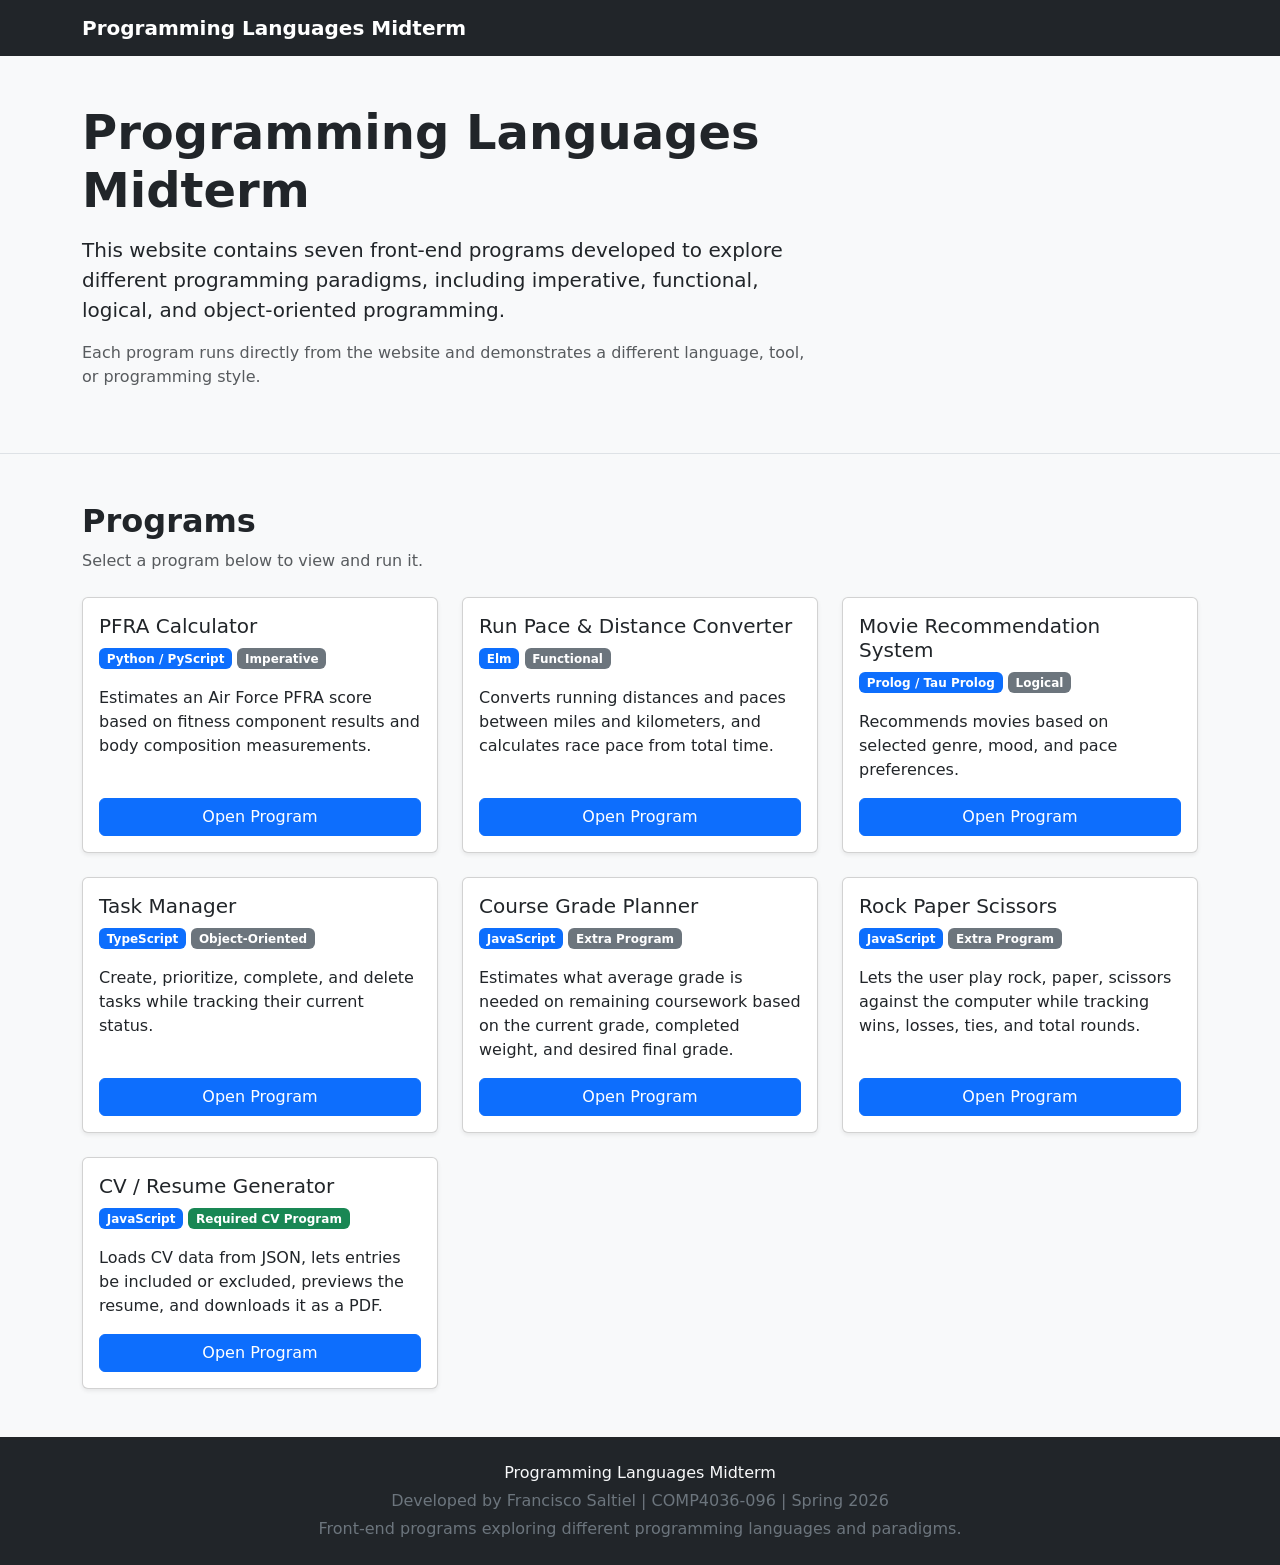
<file: index.html>
<!DOCTYPE html>
<html lang="en">
<head>
  <meta charset="UTF-8" />
  <meta name="viewport" content="width=device-width, initial-scale=1.0" />

  <title>Programming Languages Midterm</title>

  <!-- Bootstrap CSS -->
  <link
    href="https://cdn.jsdelivr.net/npm/bootstrap@5.3.8/dist/css/bootstrap.min.css"
    rel="stylesheet"
  />

  <!-- Custom CSS -->
  <link rel="stylesheet" href="styles.css" />
</head>

<body>
  <!-- Navigation Bar -->
  <nav class="navbar navbar-expand-lg navbar-dark bg-dark">
    <div class="container">
      <a class="navbar-brand fw-bold" href="index.html">
        Programming Languages Midterm
      </a>
    </div>
  </nav>

  <!-- Hero Section -->
  <header class="bg-light py-5 border-bottom">
    <div class="container">
      <div class="row align-items-center">
        <div class="col-lg-8">
          <h1 class="display-5 fw-bold">Programming Languages Midterm</h1>

          <p class="lead mt-3">
            This website contains seven front-end programs developed to explore
            different programming paradigms, including imperative, functional,
            logical, and object-oriented programming.
          </p>

          <p class="text-muted">
            Each program runs directly from the website and demonstrates a different
            language, tool, or programming style.
          </p>
        </div>
      </div>
    </div>
  </header>

  <!-- Main Content -->
  <main class="container my-5">
    <section class="mb-4">
      <h2 class="fw-bold">Programs</h2>
      <p class="text-muted">
        Select a program below to view and run it.
      </p>
    </section>

    <section class="row g-4">
      <!-- Program 1 -->
      <div class="col-md-6 col-lg-4">
        <div class="card h-100 shadow-sm program-card">
          <div class="card-body d-flex flex-column">
            <h3 class="card-title h5">PFRA Calculator</h3>

            <div class="mb-3">
              <span class="badge text-bg-primary">Python / PyScript</span>
              <span class="badge text-bg-secondary">Imperative</span>
            </div>

            <p class="card-text">
              Estimates an Air Force PFRA score based on fitness component results and body composition measurements.
            </p>

            <a href="programs/python/index.html" class="btn btn-primary mt-auto">
              Open Program
            </a>
          </div>
        </div>
      </div>

      <!-- Program 2 -->
      <div class="col-md-6 col-lg-4">
        <div class="card h-100 shadow-sm program-card">
          <div class="card-body d-flex flex-column">
            <h3 class="card-title h5">Run Pace & Distance Converter</h3>

            <div class="mb-3">
              <span class="badge text-bg-primary">Elm</span>
              <span class="badge text-bg-secondary">Functional</span>
            </div>

            <p class="card-text">
              Converts running distances and paces between miles and kilometers, and calculates race pace from total time.
            </p>

            <a href="programs/elm/index.html" class="btn btn-primary mt-auto">
              Open Program
            </a>
          </div>
        </div>
      </div>

      <!-- Program 3 -->
      <div class="col-md-6 col-lg-4">
        <div class="card h-100 shadow-sm program-card">
          <div class="card-body d-flex flex-column">
            <h3 class="card-title h5">Movie Recommendation System</h3>

            <div class="mb-3">
              <span class="badge text-bg-primary">Prolog / Tau Prolog</span>
              <span class="badge text-bg-secondary">Logical</span>
            </div>

            <p class="card-text">
              Recommends movies based on selected genre, mood, and pace preferences.
            </p>

            <a href="programs/prolog/index.html" class="btn btn-primary mt-auto">
              Open Program
            </a>
          </div>
        </div>
      </div>

      <!-- Program 4 -->
      <div class="col-md-6 col-lg-4">
        <div class="card h-100 shadow-sm program-card">
          <div class="card-body d-flex flex-column">
            <h3 class="card-title h5">Task Manager</h3>

            <div class="mb-3">
              <span class="badge text-bg-primary">TypeScript</span>
              <span class="badge text-bg-secondary">Object-Oriented</span>
            </div>

            <p class="card-text">
              Create, prioritize, complete, and delete tasks while tracking their current status.
            </p>

            <a href="programs/typescript/index.html" class="btn btn-primary mt-auto">
              Open Program
            </a>
          </div>
        </div>
      </div>

      <!-- Program 5 -->
      <div class="col-md-6 col-lg-4">
        <div class="card h-100 shadow-sm program-card">
          <div class="card-body d-flex flex-column">
            <h3 class="card-title h5">Course Grade Planner</h3>

            <div class="mb-3">
              <span class="badge text-bg-primary">JavaScript</span>
              <span class="badge text-bg-secondary">Extra Program</span>
            </div>

            <p class="card-text">
              Estimates what average grade is needed on remaining coursework based on the current grade, completed weight, and desired final grade.
            </p>

            <a href="programs/js-1/index.html" class="btn btn-primary mt-auto">
              Open Program
            </a>
          </div>
        </div>
      </div>

      <!-- Program 6 -->
      <div class="col-md-6 col-lg-4">
        <div class="card h-100 shadow-sm program-card">
          <div class="card-body d-flex flex-column">
            <h3 class="card-title h5">Rock Paper Scissors</h3>

            <div class="mb-3">
              <span class="badge text-bg-primary">JavaScript</span>
              <span class="badge text-bg-secondary">Extra Program</span>
            </div>

            <p class="card-text">
              Lets the user play rock, paper, scissors against the computer while tracking wins, losses, ties, and total rounds.
            </p>

            <a href="programs/js-2/index.html" class="btn btn-primary mt-auto">
              Open Program
            </a>
          </div>
        </div>
      </div>

      <!-- Program 7 -->
      <div class="col-md-6 col-lg-4">
        <div class="card h-100 shadow-sm program-card">
          <div class="card-body d-flex flex-column">
            <h3 class="card-title h5">CV / Resume Generator</h3>

            <div class="mb-3">
              <span class="badge text-bg-primary">JavaScript</span>
              <span class="badge text-bg-success">Required CV Program</span>
            </div>

            <p class="card-text">
              Loads CV data from JSON, lets entries be included or excluded, previews the resume, and downloads it as a PDF.
            </p>

            <a href="programs/cv/index.html" class="btn btn-primary mt-auto">
              Open Program
            </a>
          </div>
        </div>
      </div>
    </section>
  </main>

  <!-- Footer -->
  <footer class="bg-dark text-light py-4 mt-5">
    <div class="container text-center">
      <p class="mb-1">Programming Languages Midterm</p>
      <p class="mb-1 text-secondary">
        Developed by Francisco Saltiel | COMP4036-096 | Spring 2026
      </p>
      <p class="mb-0 text-secondary">
        Front-end programs exploring different programming languages and paradigms.
      </p>
    </div>
  </footer>

  <!-- Bootstrap JS -->
  <script
    src="https://cdn.jsdelivr.net/npm/bootstrap@5.3.8/dist/js/bootstrap.bundle.min.js">
  </script>
</body>
</html>
</file>
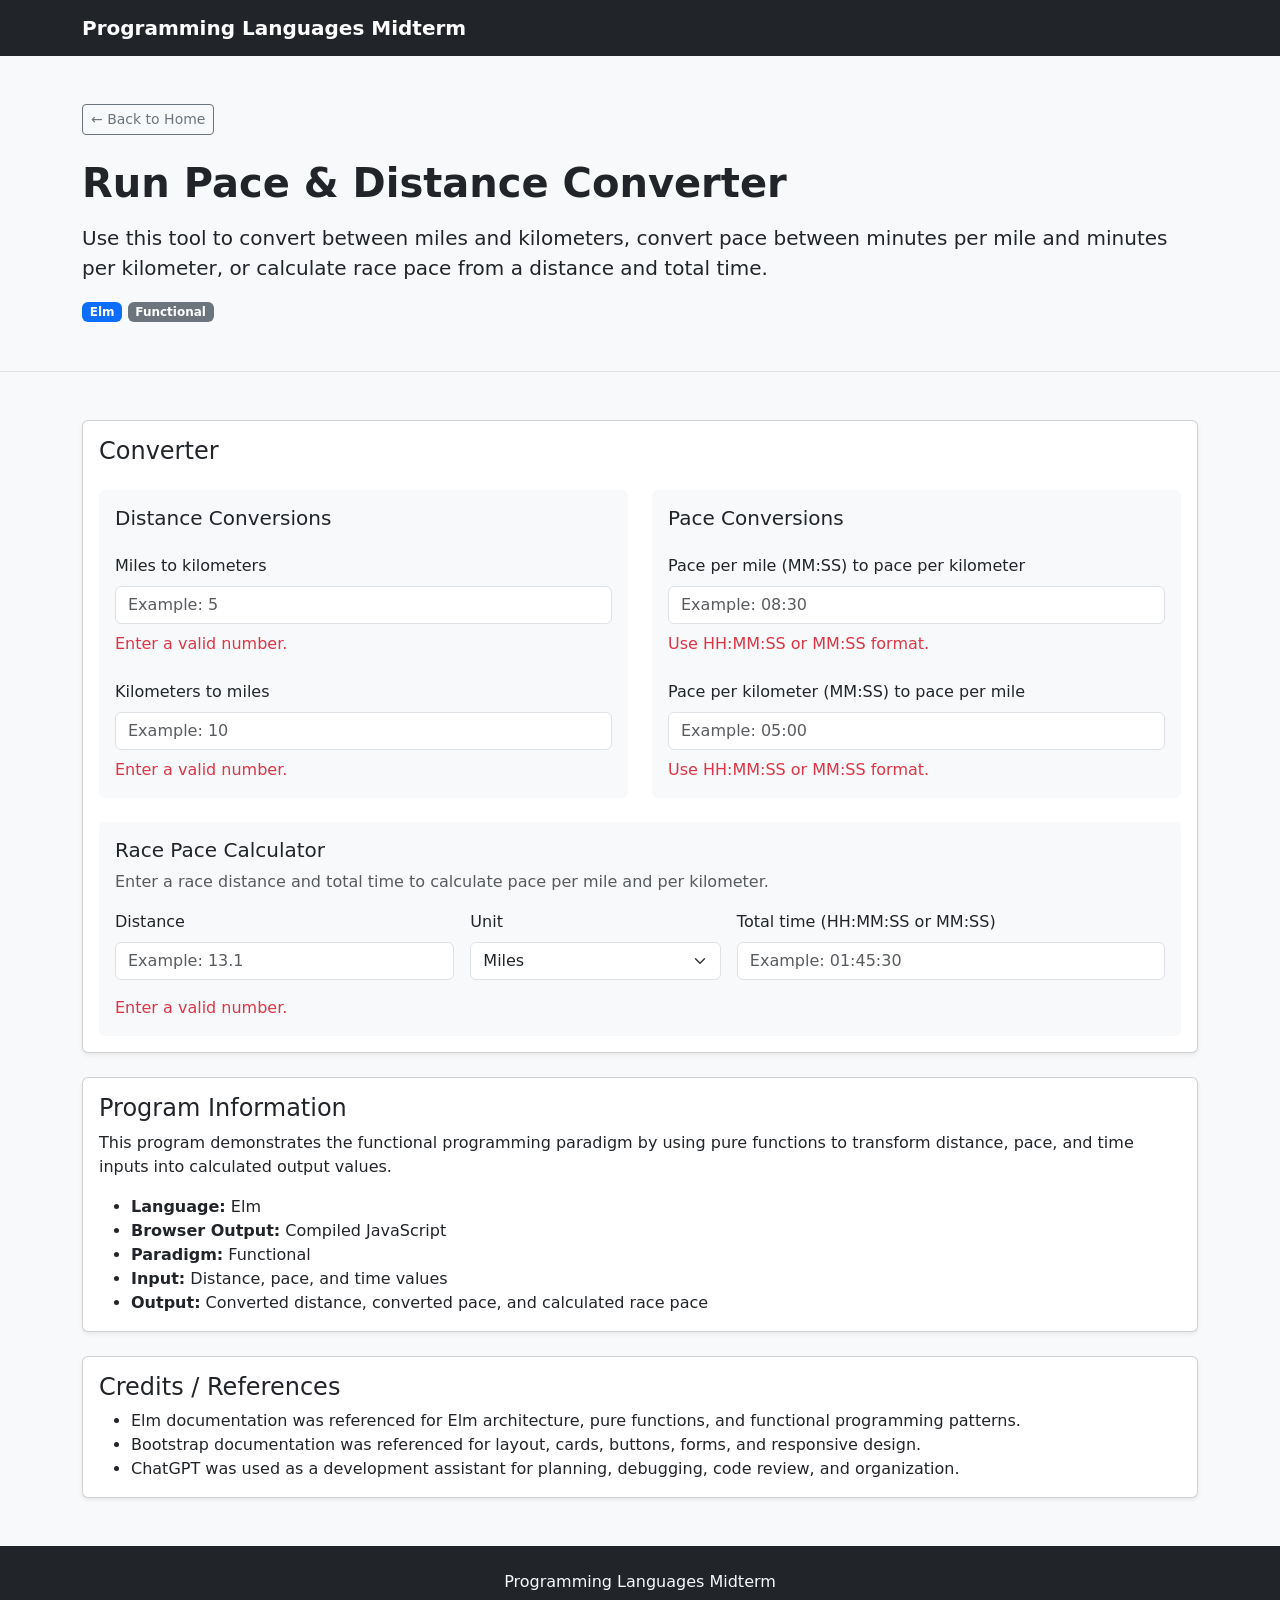
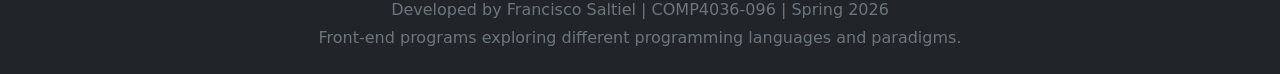
<file: programs/elm/index.html>
<!DOCTYPE html>
<html lang="en">
<head>
  <meta charset="UTF-8" />
  <meta name="viewport" content="width=device-width, initial-scale=1.0" />

  <title>Run Pace & Distance Converter | Programming Languages Midterm</title>

  <!-- Bootstrap CSS -->
  <link
    href="https://cdn.jsdelivr.net/npm/bootstrap@5.3.8/dist/css/bootstrap.min.css"
    rel="stylesheet"
  />

  <!-- Custom CSS -->
  <link rel="stylesheet" href="../../styles.css" />
</head>

<body>
  <!-- Navigation Bar -->
  <nav class="navbar navbar-expand-lg navbar-dark bg-dark">
    <div class="container">
      <a class="navbar-brand fw-bold" href="../../index.html">
        Programming Languages Midterm
      </a>
    </div>
  </nav>

  <!-- Page Header -->
  <header class="bg-light py-5 border-bottom">
    <div class="container">
      <a href="../../index.html" class="btn btn-outline-secondary btn-sm mb-4">
        ← Back to Home
      </a>

      <h1 class="display-6 fw-bold">Run Pace & Distance Converter</h1>

      <p class="lead mt-3">
        Use this tool to convert between miles and kilometers, convert pace between minutes per mile and minutes per kilometer, or calculate race pace from a distance and total time.
      </p>

      <div class="mt-3">
        <span class="badge text-bg-primary">Elm</span>
        <span class="badge text-bg-secondary">Functional</span>
      </div>
    </div>
  </header>

  <!-- Main Content -->
  <main class="container my-5">
    <!-- Converter -->
    <section class="card shadow-sm mb-4">
      <div class="card-body">
        <h2 class="h4 mb-4">Converter</h2>

        <div id="elm-app"></div>
      </div>
    </section>

    <!-- Program Information -->
    <section class="card shadow-sm mt-4">
      <div class="card-body">
        <h2 class="h4">Program Information</h2>

        <p>
          This program demonstrates the functional programming paradigm by using
          pure functions to transform distance, pace, and time inputs into calculated
          output values.
        </p>

        <ul class="mb-0">
          <li><strong>Language:</strong> Elm</li>
          <li><strong>Browser Output:</strong> Compiled JavaScript</li>
          <li><strong>Paradigm:</strong> Functional</li>
          <li><strong>Input:</strong> Distance, pace, and time values</li>
          <li><strong>Output:</strong> Converted distance, converted pace, and calculated race pace</li>
        </ul>
      </div>
    </section>

    <!-- Credits -->
    <section class="card shadow-sm mt-4">
      <div class="card-body">
        <h2 class="h4">Credits / References</h2>

        <ul class="mb-0">
          <li>
            Elm documentation was referenced for Elm architecture, pure functions, and functional programming patterns.
          </li>
          <li>
            Bootstrap documentation was referenced for layout, cards, buttons, forms, and responsive design.
          </li>
          <li>
            ChatGPT was used as a development assistant for planning, debugging, code review, and organization.
          </li>
        </ul>
      </div>
    </section>
  </main>

  <!-- Footer -->
  <footer class="bg-dark text-light py-4 mt-5">
    <div class="container text-center">
      <p class="mb-1">Programming Languages Midterm</p>
      <p class="mb-1 text-secondary">
        Developed by Francisco Saltiel | COMP4036-096 | Spring 2026
      </p>
      <p class="mb-0 text-secondary">
        Front-end programs exploring different programming languages and paradigms.
      </p>
    </div>
  </footer>

  <!-- Bootstrap JS -->
  <script
    src="https://cdn.jsdelivr.net/npm/bootstrap@5.3.8/dist/js/bootstrap.bundle.min.js">
  </script>

  <!-- Program JS -->
  <script src="elm.js"></script>
  <script>
    const appTarget = document.getElementById("elm-app");

    if (window.Elm && window.Elm.Main) {
      Elm.Main.init({ node: appTarget });
    } else {
      appTarget.innerHTML =
        '<div class="alert alert-warning mb-0">The compiled Elm file <code>elm.js</code> was not found. Run <code>elm make src/Main.elm --output=elm.js</code> inside <code>programs/elm/</code>.</div>';
    }
  </script>
</body>
</html>
</file>
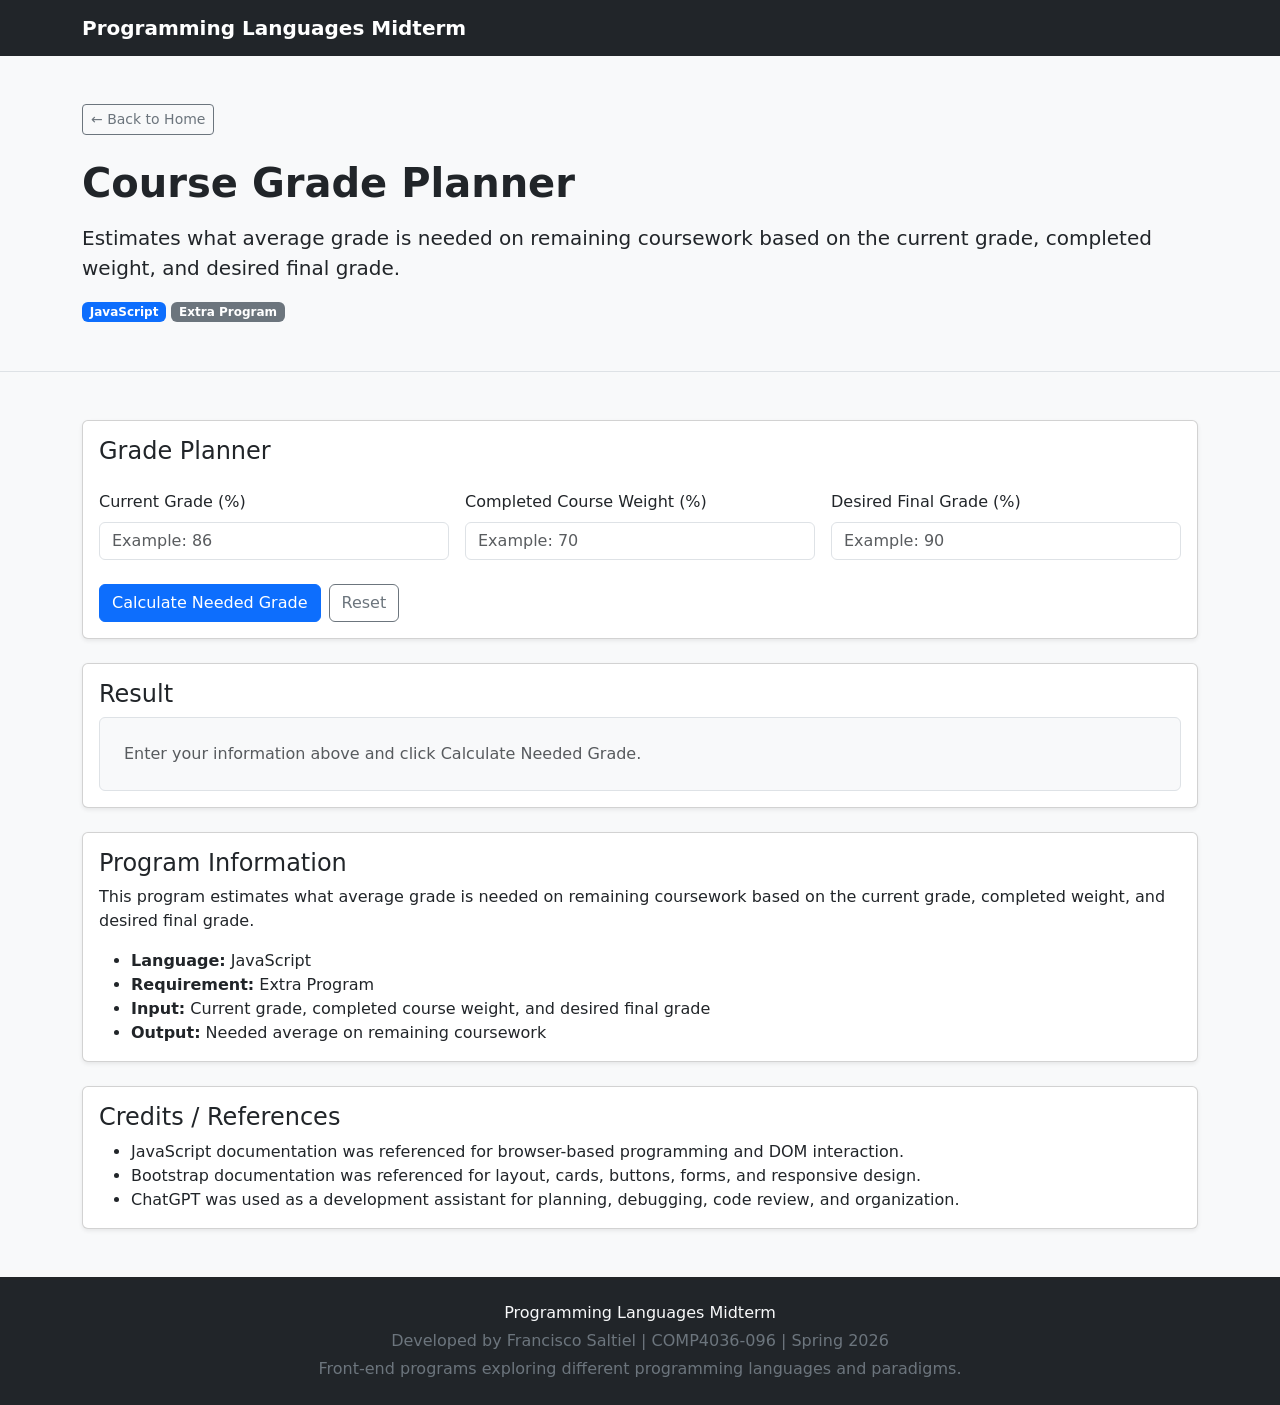
<file: programs/js-1/index.html>
<!DOCTYPE html>
<html lang="en">
<head>
  <meta charset="UTF-8" />
  <meta name="viewport" content="width=device-width, initial-scale=1.0" />

  <title>Course Grade Planner | Programming Languages Midterm</title>

  <!-- Bootstrap CSS -->
  <link
    href="https://cdn.jsdelivr.net/npm/bootstrap@5.3.8/dist/css/bootstrap.min.css"
    rel="stylesheet"
  />

  <!-- Custom CSS -->
  <link rel="stylesheet" href="../../styles.css" />
</head>

<body>
  <!-- Navigation Bar -->
  <nav class="navbar navbar-expand-lg navbar-dark bg-dark">
    <div class="container">
      <a class="navbar-brand fw-bold" href="../../index.html">
        Programming Languages Midterm
      </a>
    </div>
  </nav>

  <!-- Page Header -->
  <header class="bg-light py-5 border-bottom">
    <div class="container">
      <a href="../../index.html" class="btn btn-outline-secondary btn-sm mb-4">
        ← Back to Home
      </a>

      <h1 class="display-6 fw-bold">Course Grade Planner</h1>

      <p class="lead mt-3">
        Estimates what average grade is needed on remaining coursework based on the current grade, completed weight, and desired final grade.
      </p>

      <div class="mt-3">
        <span class="badge text-bg-primary">JavaScript</span>
        <span class="badge text-bg-secondary">Extra Program</span>
      </div>
    </div>
  </header>

  <!-- Main Content -->
  <main class="container my-5">
    <section class="card shadow-sm mb-4">
      <div class="card-body">
        <h2 class="h4 mb-4">Grade Planner</h2>

        <form id="gradePlannerForm">
          <div class="row g-3">
            <div class="col-md-4">
              <label for="currentGrade" class="form-label">Current Grade (%)</label>
              <input
                type="number"
                class="form-control"
                id="currentGrade"
                min="0"
                max="100"
                step="0.01"
                placeholder="Example: 86"
                required
              />
            </div>

            <div class="col-md-4">
              <label for="completedWeight" class="form-label">Completed Course Weight (%)</label>
              <input
                type="number"
                class="form-control"
                id="completedWeight"
                min="0"
                max="100"
                step="0.01"
                placeholder="Example: 70"
                required
              />
            </div>

            <div class="col-md-4">
              <label for="desiredGrade" class="form-label">Desired Final Grade (%)</label>
              <input
                type="number"
                class="form-control"
                id="desiredGrade"
                min="0"
                max="100"
                step="0.01"
                placeholder="Example: 90"
                required
              />
            </div>
          </div>

          <div class="mt-4 d-flex gap-2">
            <button type="submit" class="btn btn-primary">
              Calculate Needed Grade
            </button>

            <button type="reset" class="btn btn-outline-secondary" id="resetButton">
              Reset
            </button>
          </div>
        </form>
      </div>
    </section>

    <section class="card shadow-sm mb-4">
      <div class="card-body">
        <h2 class="h4">Result</h2>

        <div id="resultArea" class="border rounded p-4 bg-light text-muted">
          Enter your information above and click Calculate Needed Grade.
        </div>
      </div>
    </section>

    <!-- Program Information -->
    <section class="card shadow-sm mb-4">
      <div class="card-body">
        <h2 class="h4">Program Information</h2>

        <p>
          This program estimates what average grade is needed on remaining coursework
          based on the current grade, completed weight, and desired final grade.
        </p>

        <ul class="mb-0">
          <li><strong>Language:</strong> JavaScript</li>
          <li><strong>Requirement:</strong> Extra Program</li>
          <li><strong>Input:</strong> Current grade, completed course weight, and desired final grade</li>
          <li><strong>Output:</strong> Needed average on remaining coursework</li>
        </ul>
      </div>
    </section>

    <!-- Credits -->
    <section class="card shadow-sm">
      <div class="card-body">
        <h2 class="h4">Credits / References</h2>

        <ul class="mb-0">
        <li>
            JavaScript documentation was referenced for browser-based programming and DOM interaction.
        </li>
        <li>
            Bootstrap documentation was referenced for layout, cards, buttons, forms, and responsive design.
        </li>
        <li>
            ChatGPT was used as a development assistant for planning, debugging, code review, and organization.
        </li>
        </ul>
      </div>
    </section>
  </main>

  <!-- Footer -->
  <footer class="bg-dark text-light py-4 mt-5">
    <div class="container text-center">
      <p class="mb-1">Programming Languages Midterm</p>
      <p class="mb-1 text-secondary">
        Developed by Francisco Saltiel | COMP4036-096 | Spring 2026
      </p>
      <p class="mb-0 text-secondary">
        Front-end programs exploring different programming languages and paradigms.
      </p>
    </div>
  </footer>

  <!-- Bootstrap JS -->
  <script
    src="https://cdn.jsdelivr.net/npm/bootstrap@5.3.8/dist/js/bootstrap.bundle.min.js">
  </script>

  <!-- Program JS -->
  <script src="script.js"></script>
</body>
</html>
</file>
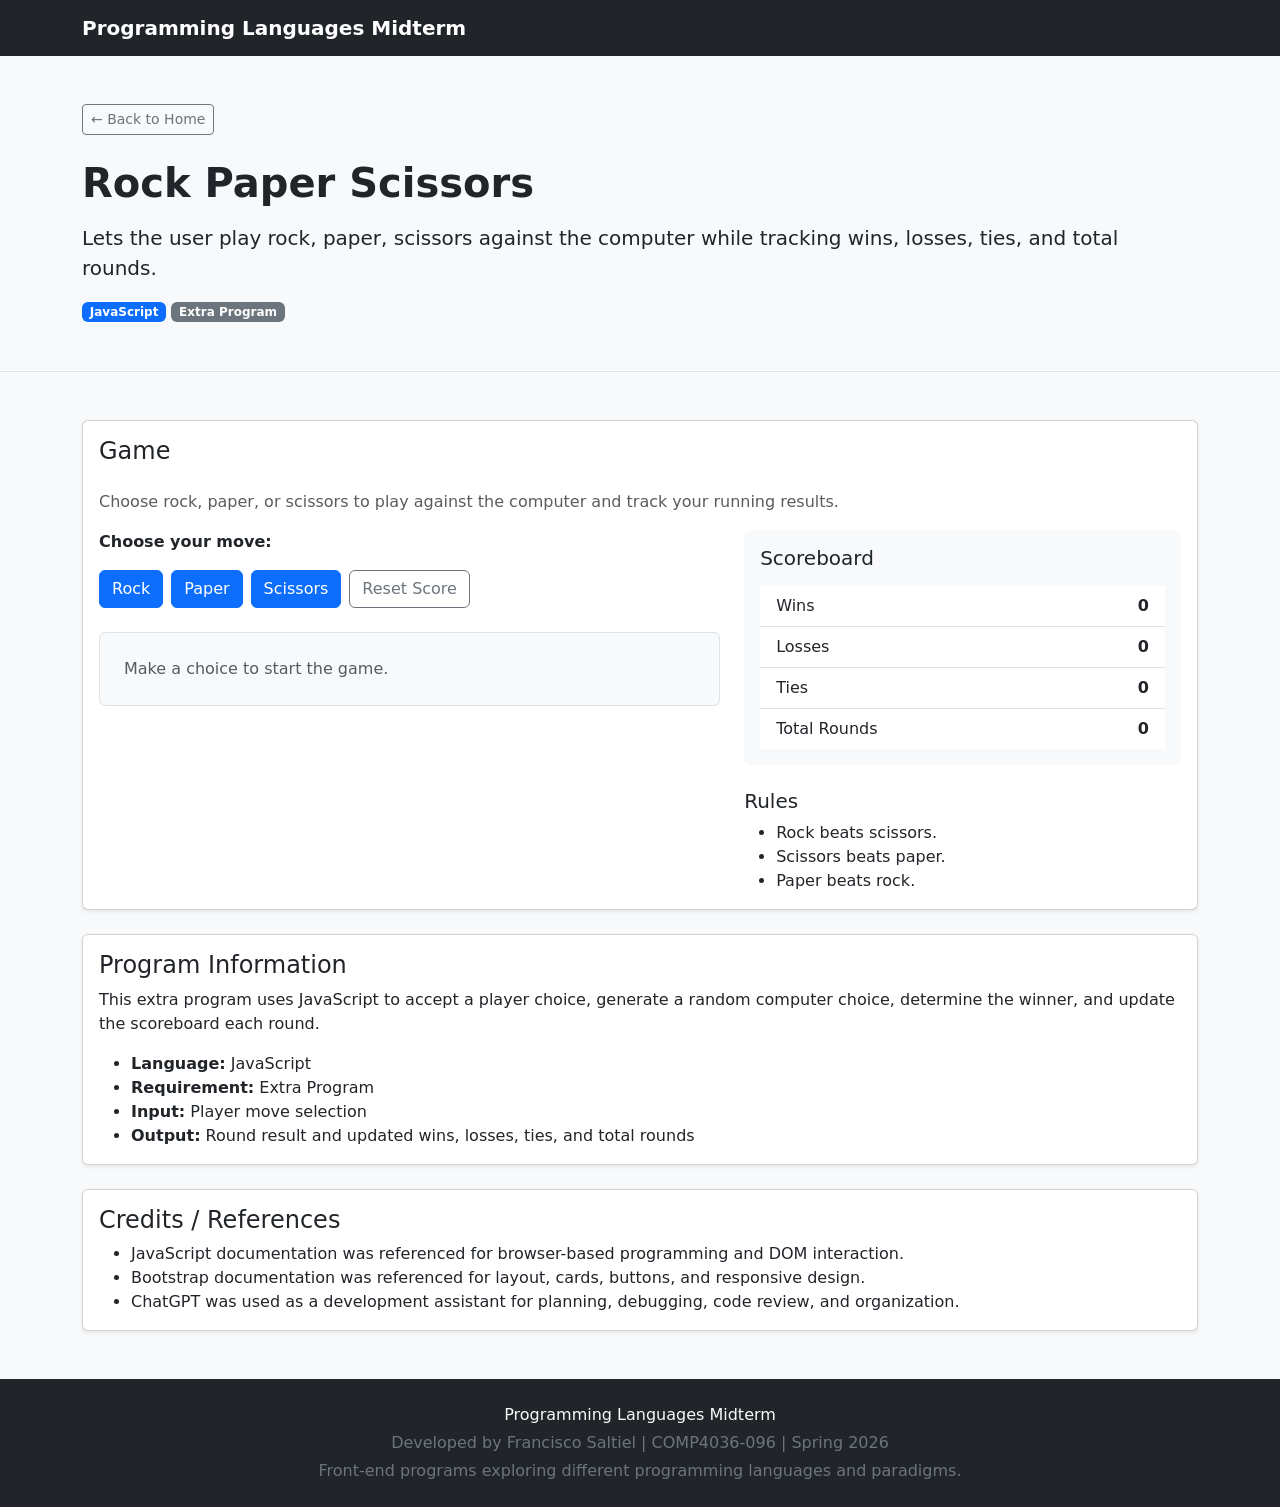
<file: programs/js-2/index.html>
<!DOCTYPE html>
<html lang="en">
<head>
  <meta charset="UTF-8" />
  <meta name="viewport" content="width=device-width, initial-scale=1.0" />

  <title>Rock Paper Scissors | Programming Languages Midterm</title>

  <!-- Bootstrap CSS -->
  <link
    href="https://cdn.jsdelivr.net/npm/bootstrap@5.3.8/dist/css/bootstrap.min.css"
    rel="stylesheet"
  />

  <!-- Custom CSS -->
  <link rel="stylesheet" href="../../styles.css" />
</head>

<body>
  <!-- Navigation Bar -->
  <nav class="navbar navbar-expand-lg navbar-dark bg-dark">
    <div class="container">
      <a class="navbar-brand fw-bold" href="../../index.html">
        Programming Languages Midterm
      </a>
    </div>
  </nav>

  <!-- Page Header -->
  <header class="bg-light py-5 border-bottom">
    <div class="container">
      <a href="../../index.html" class="btn btn-outline-secondary btn-sm mb-4">
        ← Back to Home
      </a>

      <h1 class="display-6 fw-bold">Rock Paper Scissors</h1>

      <p class="lead mt-3">
        Lets the user play rock, paper, scissors against the computer while tracking wins, losses, ties, and total rounds.
      </p>

      <div class="mt-3">
        <span class="badge text-bg-primary">JavaScript</span>
        <span class="badge text-bg-secondary">Extra Program</span>
      </div>
    </div>
  </header>

  <!-- Main Content -->
  <main class="container my-5">
    <section class="card shadow-sm mb-4">
      <div class="card-body">
        <h2 class="h4 mb-4">Game</h2>

        <p class="text-muted mb-3">
          Choose rock, paper, or scissors to play against the computer and track your running results.
        </p>

        <div class="row g-4">
          <div class="col-lg-7">
            <p class="fw-semibold">Choose your move:</p>

            <div class="d-flex flex-wrap gap-2 mb-4">
              <button class="btn btn-primary choice-btn" data-choice="rock">
                Rock
              </button>

              <button class="btn btn-primary choice-btn" data-choice="paper">
                Paper
              </button>

              <button class="btn btn-primary choice-btn" data-choice="scissors">
                Scissors
              </button>

              <button class="btn btn-outline-secondary" id="resetButton">
                Reset Score
              </button>
            </div>

            <div id="resultArea" class="border rounded p-4 bg-light text-muted">
              Make a choice to start the game.
            </div>
          </div>

          <div class="col-lg-5">
            <div class="card border-0 bg-light">
              <div class="card-body">
                <h3 class="h5">Scoreboard</h3>

                <ul class="list-group list-group-flush mt-3">
                  <li class="list-group-item d-flex justify-content-between">
                    <span>Wins</span>
                    <strong id="winsCount">0</strong>
                  </li>

                  <li class="list-group-item d-flex justify-content-between">
                    <span>Losses</span>
                    <strong id="lossesCount">0</strong>
                  </li>

                  <li class="list-group-item d-flex justify-content-between">
                    <span>Ties</span>
                    <strong id="tiesCount">0</strong>
                  </li>

                  <li class="list-group-item d-flex justify-content-between">
                    <span>Total Rounds</span>
                    <strong id="roundsCount">0</strong>
                  </li>
                </ul>
              </div>
            </div>

            <div class="mt-4">
              <h3 class="h5">Rules</h3>
              <ul class="mb-0">
                <li>Rock beats scissors.</li>
                <li>Scissors beats paper.</li>
                <li>Paper beats rock.</li>
              </ul>
            </div>
          </div>
        </div>
      </div>
    </section>

    <!-- Program Information -->
    <section class="card shadow-sm mb-4">
      <div class="card-body">
        <h2 class="h4">Program Information</h2>

        <p>
          This extra program uses JavaScript to accept a player choice, generate a
          random computer choice, determine the winner, and update the scoreboard each round.
        </p>

        <ul class="mb-0">
          <li><strong>Language:</strong> JavaScript</li>
          <li><strong>Requirement:</strong> Extra Program</li>
          <li><strong>Input:</strong> Player move selection</li>
          <li><strong>Output:</strong> Round result and updated wins, losses, ties, and total rounds</li>
        </ul>
      </div>
    </section>

    <!-- Credits -->
    <section class="card shadow-sm">
      <div class="card-body">
        <h2 class="h4">Credits / References</h2>

        <ul class="mb-0">
          <li>
            JavaScript documentation was referenced for browser-based programming and DOM interaction.
          </li>
          <li>
            Bootstrap documentation was referenced for layout, cards, buttons, and responsive design.
          </li>
          <li>
            ChatGPT was used as a development assistant for planning, debugging, code review, and organization.
          </li>
        </ul>
      </div>
    </section>
  </main>

  <!-- Footer -->
  <footer class="bg-dark text-light py-4 mt-5">
    <div class="container text-center">
      <p class="mb-1">Programming Languages Midterm</p>
      <p class="mb-1 text-secondary">
        Developed by Francisco Saltiel | COMP4036-096 | Spring 2026
      </p>
      <p class="mb-0 text-secondary">
        Front-end programs exploring different programming languages and paradigms.
      </p>
    </div>
  </footer>

  <!-- Bootstrap JS -->
  <script
    src="https://cdn.jsdelivr.net/npm/bootstrap@5.3.8/dist/js/bootstrap.bundle.min.js">
  </script>

  <!-- Program JS -->
  <script src="script.js"></script>
</body>
</html>
</file>
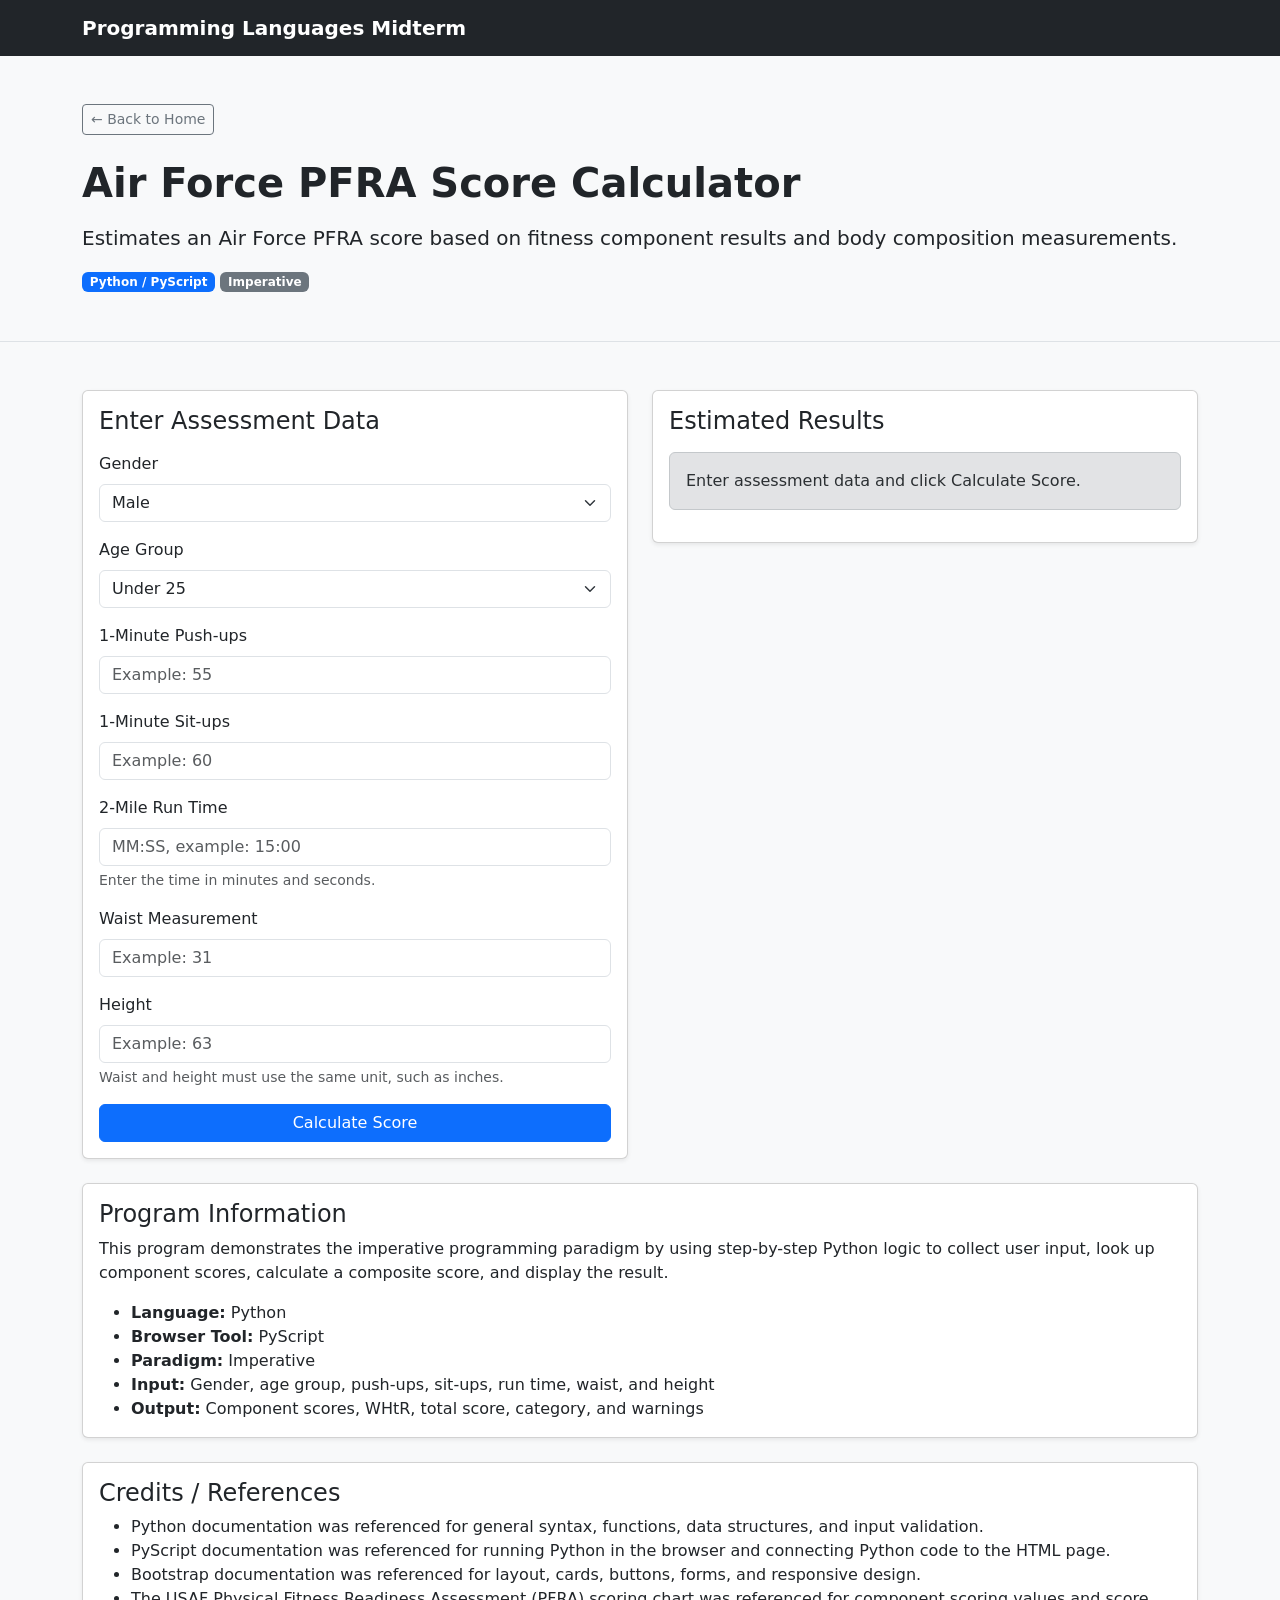
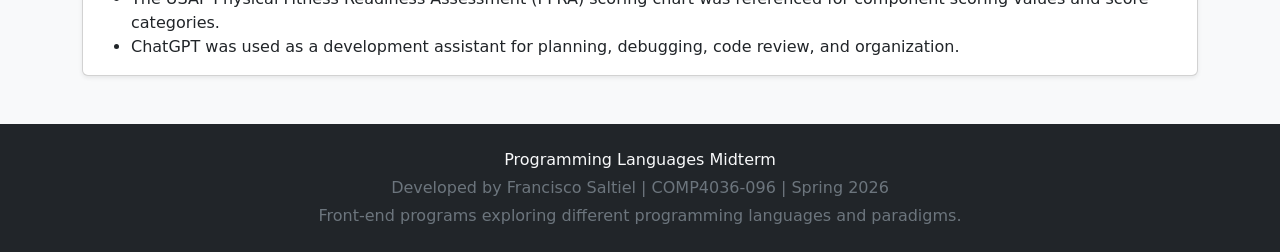
<file: programs/python/index.html>
<!DOCTYPE html>
<html lang="en">
<head>
  <meta charset="UTF-8" />
  <meta name="viewport" content="width=device-width, initial-scale=1.0" />

  <title>Air Force PFRA Score Calculator | Programming Languages Midterm</title>

  <!-- Bootstrap CSS -->
  <link
    href="https://cdn.jsdelivr.net/npm/bootstrap@5.3.8/dist/css/bootstrap.min.css"
    rel="stylesheet"
  />

  <!-- PyScript CSS -->
  <link
    rel="stylesheet"
    href="https://pyscript.net/releases/2024.1.1/core.css"
  />

  <!-- Custom CSS -->
  <link rel="stylesheet" href="../../styles.css" />
</head>

<body>
  <!-- Navigation Bar -->
  <nav class="navbar navbar-expand-lg navbar-dark bg-dark">
    <div class="container">
      <a class="navbar-brand fw-bold" href="../../index.html">
        Programming Languages Midterm
      </a>
    </div>
  </nav>

  <!-- Page Header -->
  <header class="bg-light py-5 border-bottom">
    <div class="container">
      <a href="../../index.html" class="btn btn-outline-secondary btn-sm mb-4">
        ← Back to Home
      </a>

      <h1 class="display-6 fw-bold">Air Force PFRA Score Calculator</h1>

      <p class="lead mt-3">
        Estimates an Air Force PFRA score based on fitness component results and body composition measurements.
      </p>

      <div class="mt-3">
        <span class="badge text-bg-primary">Python / PyScript</span>
        <span class="badge text-bg-secondary">Imperative</span>
      </div>
    </div>
  </header>

  <!-- Main Content -->
  <main class="container my-5">
    <div class="row g-4">
      <!-- Input Form -->
      <section class="col-lg-6">
        <div class="card shadow-sm">
          <div class="card-body">
            <h2 class="h4 mb-3">Enter Assessment Data</h2>

            <form id="pfra-form">
              <!-- Gender -->
              <div class="mb-3">
                <label for="gender" class="form-label">Gender</label>
                <select id="gender" class="form-select" required>
                  <option value="male">Male</option>
                  <option value="female">Female</option>
                </select>
              </div>

              <!-- Age Group -->
              <div class="mb-3">
                <label for="age-group" class="form-label">Age Group</label>
                <select id="age-group" class="form-select" required>
                  <option value="under_25">Under 25</option>
                  <option value="25_29">25-29</option>
                  <option value="30_34">30-34</option>
                  <option value="35_39">35-39</option>
                </select>
              </div>

              <!-- Push-ups -->
              <div class="mb-3">
                <label for="pushups" class="form-label">1-Minute Push-ups</label>
                <input
                  type="number"
                  id="pushups"
                  class="form-control"
                  min="0"
                  placeholder="Example: 55"
                  required
                />
              </div>

              <!-- Sit-ups -->
              <div class="mb-3">
                <label for="situps" class="form-label">1-Minute Sit-ups</label>
                <input
                  type="number"
                  id="situps"
                  class="form-control"
                  min="0"
                  placeholder="Example: 60"
                  required
                />
              </div>

              <!-- Run Time -->
              <div class="mb-3">
                <label for="run-time" class="form-label">2-Mile Run Time</label>
                <input
                  type="text"
                  id="run-time"
                  class="form-control"
                  placeholder="MM:SS, example: 15:00"
                  pattern="^[0-9]{1,2}:[0-9]{2}$"
                  required
                />

                <div class="form-text">
                  Enter the time in minutes and seconds.
                </div>
              </div>

              <!-- Waist -->
              <div class="mb-3">
                <label for="waist" class="form-label">Waist Measurement</label>
                <input
                  type="number"
                  id="waist"
                  class="form-control"
                  min="0"
                  step="0.1"
                  placeholder="Example: 31"
                  required
                />
              </div>

              <!-- Height -->
              <div class="mb-3">
                <label for="height" class="form-label">Height</label>
                <input
                  type="number"
                  id="height"
                  class="form-control"
                  min="0"
                  step="0.1"
                  placeholder="Example: 63"
                  required
                />

                <div class="form-text">
                  Waist and height must use the same unit, such as inches.
                </div>
              </div>

              <button type="button" id="calculate-button" class="btn btn-primary w-100">
                Calculate Score
              </button>
            </form>
          </div>
        </div>
      </section>

      <!-- Results -->
      <section class="col-lg-6">
        <div class="card shadow-sm">
          <div class="card-body">
            <h2 class="h4 mb-3">Estimated Results</h2>

            <div id="result-placeholder" class="alert alert-secondary">
              Enter assessment data and click Calculate Score.
            </div>

            <div id="results" class="d-none">
              <div class="row g-3 mb-3">
                <div class="col-6">
                  <div class="border rounded p-3 bg-light">
                    <p class="text-muted mb-1">Push-ups</p>
                    <p id="pushup-score" class="h5 mb-0">0.0 pts</p>
                  </div>
                </div>

                <div class="col-6">
                  <div class="border rounded p-3 bg-light">
                    <p class="text-muted mb-1">Sit-ups</p>
                    <p id="situp-score" class="h5 mb-0">0.0 pts</p>
                  </div>
                </div>

                <div class="col-6">
                  <div class="border rounded p-3 bg-light">
                    <p class="text-muted mb-1">2-Mile Run</p>
                    <p id="run-score" class="h5 mb-0">0.0 pts</p>
                  </div>
                </div>

                <div class="col-6">
                  <div class="border rounded p-3 bg-light">
                    <p class="text-muted mb-1">WHtR</p>
                    <p id="wht-score" class="h5 mb-0">0.0 pts</p>
                  </div>
                </div>
              </div>

              <div class="border rounded p-4 mb-3">
                <p class="text-muted mb-1">Total Score</p>
                <p id="total-score" class="display-6 fw-bold mb-0">0.0</p>
              </div>

              <div id="category-alert" class="alert mb-3">
                <strong id="score-category">Category</strong>
              </div>

              <div class="card bg-light">
                <div class="card-body">
                  <h3 class="h6">Additional Details</h3>

                  <ul class="mb-0">
                    <li>Gender: <span id="result-gender">N/A</span></li>
                    <li>Age Group: <span id="result-age-group">N/A</span></li>
                    <li>WHtR: <span id="result-wht-ratio">N/A</span></li>
                    <li>WHtR Risk Category: <span id="result-wht-risk">N/A</span></li>
                  </ul>
                </div>
              </div>

              <div id="warnings-area" class="mt-3"></div>
            </div>
          </div>
        </div>
      </section>
    </div>

    <!-- Program Information -->
    <section class="card shadow-sm mt-4">
      <div class="card-body">
        <h2 class="h4">Program Information</h2>

        <p>
          This program demonstrates the imperative programming paradigm by using
          step-by-step Python logic to collect user input, look up component scores,
          calculate a composite score, and display the result.
        </p>

        <ul class="mb-0">
          <li><strong>Language:</strong> Python</li>
          <li><strong>Browser Tool:</strong> PyScript</li>
          <li><strong>Paradigm:</strong> Imperative</li>
          <li><strong>Input:</strong> Gender, age group, push-ups, sit-ups, run time, waist, and height</li>
          <li><strong>Output:</strong> Component scores, WHtR, total score, category, and warnings</li>
        </ul>
      </div>
    </section>

    <!-- Credits -->
    <section class="card shadow-sm mt-4">
      <div class="card-body">
        <h2 class="h4">Credits / References</h2>

        <ul class="mb-0">
        <li>
            Python documentation was referenced for general syntax, functions, data structures, and input validation.
        </li>
        <li>
            PyScript documentation was referenced for running Python in the browser and connecting Python code to the HTML page.
        </li>
        <li>
            Bootstrap documentation was referenced for layout, cards, buttons, forms, and responsive design.
        </li>
        <li>
            The USAF Physical Fitness Readiness Assessment (PFRA) scoring chart was referenced for component scoring values and score categories.
        </li>
        <li>
            ChatGPT was used as a development assistant for planning, debugging, code review, and organization.
        </li>
        </ul>
      </div>
    </section>
  </main>

  <!-- Footer -->
  <footer class="bg-dark text-light py-4 mt-5">
    <div class="container text-center">
      <p class="mb-1">Programming Languages Midterm</p>
      <p class="mb-1 text-secondary">
      Developed by Francisco Saltiel | COMP4036-096 | Spring 2026
      </p>
      <p class="mb-0 text-secondary">
        Front-end programs exploring different programming languages and paradigms.
      </p>
    </div>
  </footer>

  <!-- Bootstrap JS -->
  <script
    src="https://cdn.jsdelivr.net/npm/bootstrap@5.3.8/dist/js/bootstrap.bundle.min.js">
  </script>

  <!-- PyScript -->
  <script
    type="module"
    src="https://pyscript.net/releases/2024.1.1/core.js">
  </script>

  <!-- Python logic -->
  <script 
    type="py" 
    src="./main.py" 
    config="./pyscript.toml">
  </script>
</body>
</html>
</file>
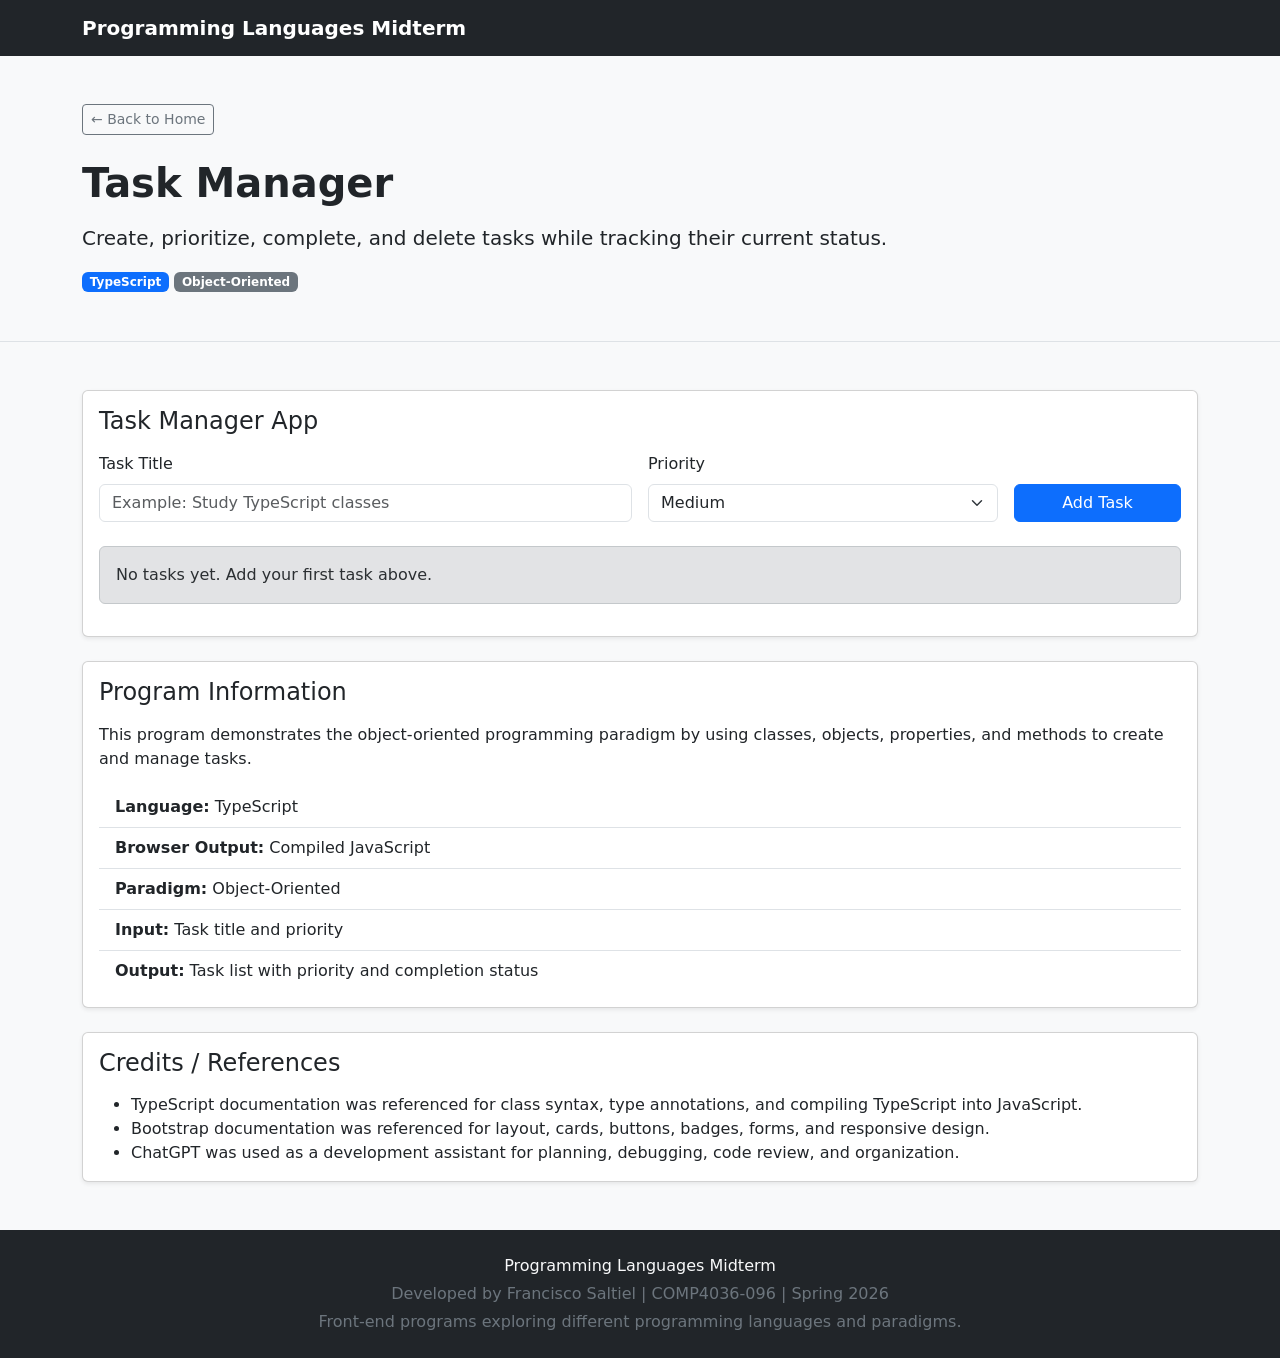
<file: programs/typescript/index.html>
<!DOCTYPE html>
<html lang="en">
<head>
  <meta charset="UTF-8" />
  <meta name="viewport" content="width=device-width, initial-scale=1.0" />

  <title>Task Manager | Programming Languages Midterm</title>

  <!-- Bootstrap CSS -->
  <link
    href="https://cdn.jsdelivr.net/npm/bootstrap@5.3.8/dist/css/bootstrap.min.css"
    rel="stylesheet"
  />

  <!-- Custom CSS -->
  <link rel="stylesheet" href="../../styles.css" />
</head>
<body>
  <!-- Navigation Bar -->
  <nav class="navbar navbar-expand-lg navbar-dark bg-dark">
    <div class="container">
      <a class="navbar-brand fw-bold" href="../../index.html">Programming Languages Midterm</a>
    </div>
  </nav>

  
  <!-- Page Header -->
  <header class="bg-light py-5 border-bottom">
    <div class="container">
      <a href="../../index.html" class="btn btn-outline-secondary btn-sm mb-4">← Back to Home</a>
      <h1 class="display-6 fw-bold">Task Manager</h1>
      <p class="lead mt-3">Create, prioritize, complete, and delete tasks while tracking their current status.</p>
      <div class="mt-3">
        <span class="badge text-bg-primary">TypeScript</span>
        <span class="badge text-bg-secondary">Object-Oriented</span>
      </div>
    </div>
  </header>

  
  <!-- Main Content -->
  <main class="container my-5">
    <section class="card shadow-sm mb-4">
      <div class="card-body">
        <h2 class="h4 mb-3">Task Manager App</h2>

        <form id="task-form" class="row g-3 mb-4">
          <div class="col-md-6">
            <label for="task-title" class="form-label">Task Title</label>
            <input id="task-title" type="text" class="form-control" placeholder="Example: Study TypeScript classes" required />
          </div>

          <div class="col-md-4">
            <label for="task-priority" class="form-label">Priority</label>
            <select id="task-priority" class="form-select" required>
              <option value="low">Low</option>
              <option value="medium" selected>Medium</option>
              <option value="high">High</option>
            </select>
          </div>

          <div class="col-md-2 d-grid align-self-end">
            <button type="submit" class="btn btn-primary">Add Task</button>
          </div>
        </form>

        <div id="task-feedback" class="alert alert-danger d-none" role="alert"></div>
        <div id="empty-state" class="alert alert-secondary mb-3">No tasks yet. Add your first task above.</div>
        <div id="task-list" class="d-grid gap-3"></div>
      </div>
    </section>

    <section class="card shadow-sm mb-4">
      <div class="card-body">
        <h2 class="h4">Program Information</h2>
        <p class="mt-3 mb-3">
          This program demonstrates the object-oriented programming paradigm by using classes, objects, properties, and methods to create and manage tasks.
        </p>
        <ul class="list-group list-group-flush">
          <li class="list-group-item"><strong>Language:</strong> TypeScript</li>
          <li class="list-group-item"><strong>Browser Output:</strong> Compiled JavaScript</li>
          <li class="list-group-item"><strong>Paradigm:</strong> Object-Oriented</li>
          <li class="list-group-item"><strong>Input:</strong> Task title and priority</li>
          <li class="list-group-item"><strong>Output:</strong> Task list with priority and completion status</li>
        </ul>
      </div>
    </section>

    <section class="card shadow-sm">
      <div class="card-body">
        <h2 class="h4">Credits / References</h2>
        <ul class="mb-0 mt-3">
          <li>TypeScript documentation was referenced for class syntax, type annotations, and compiling TypeScript into JavaScript.</li>
          <li>Bootstrap documentation was referenced for layout, cards, buttons, badges, forms, and responsive design.</li>
          <li>ChatGPT was used as a development assistant for planning, debugging, code review, and organization.</li>
        </ul>
      </div>
    </section>
  </main>

  
  <!-- Footer -->
  <footer class="bg-dark text-light py-4 mt-5">
    <div class="container text-center">
      <p class="mb-1">Programming Languages Midterm</p>
      <p class="mb-1 text-secondary">Developed by Francisco Saltiel | COMP4036-096 | Spring 2026</p>
      <p class="mb-0 text-secondary">Front-end programs exploring different programming languages and paradigms.</p>
    </div>
  </footer>

  <!-- Bootstrap JS -->
  <script src="https://cdn.jsdelivr.net/npm/bootstrap@5.3.8/dist/js/bootstrap.bundle.min.js"></script>

  <!-- Program JS -->
  <script src="main.js"></script>
</body>
</html>
</file>
<file: styles.css>
body {
  background-color: #f8f9fa;
}

.program-card {
  transition: transform 0.2s ease, box-shadow 0.2s ease;
}

.program-card:hover {
  transform: translateY(-4px);
}

footer {
  margin-top: 4rem;
}
</file>
